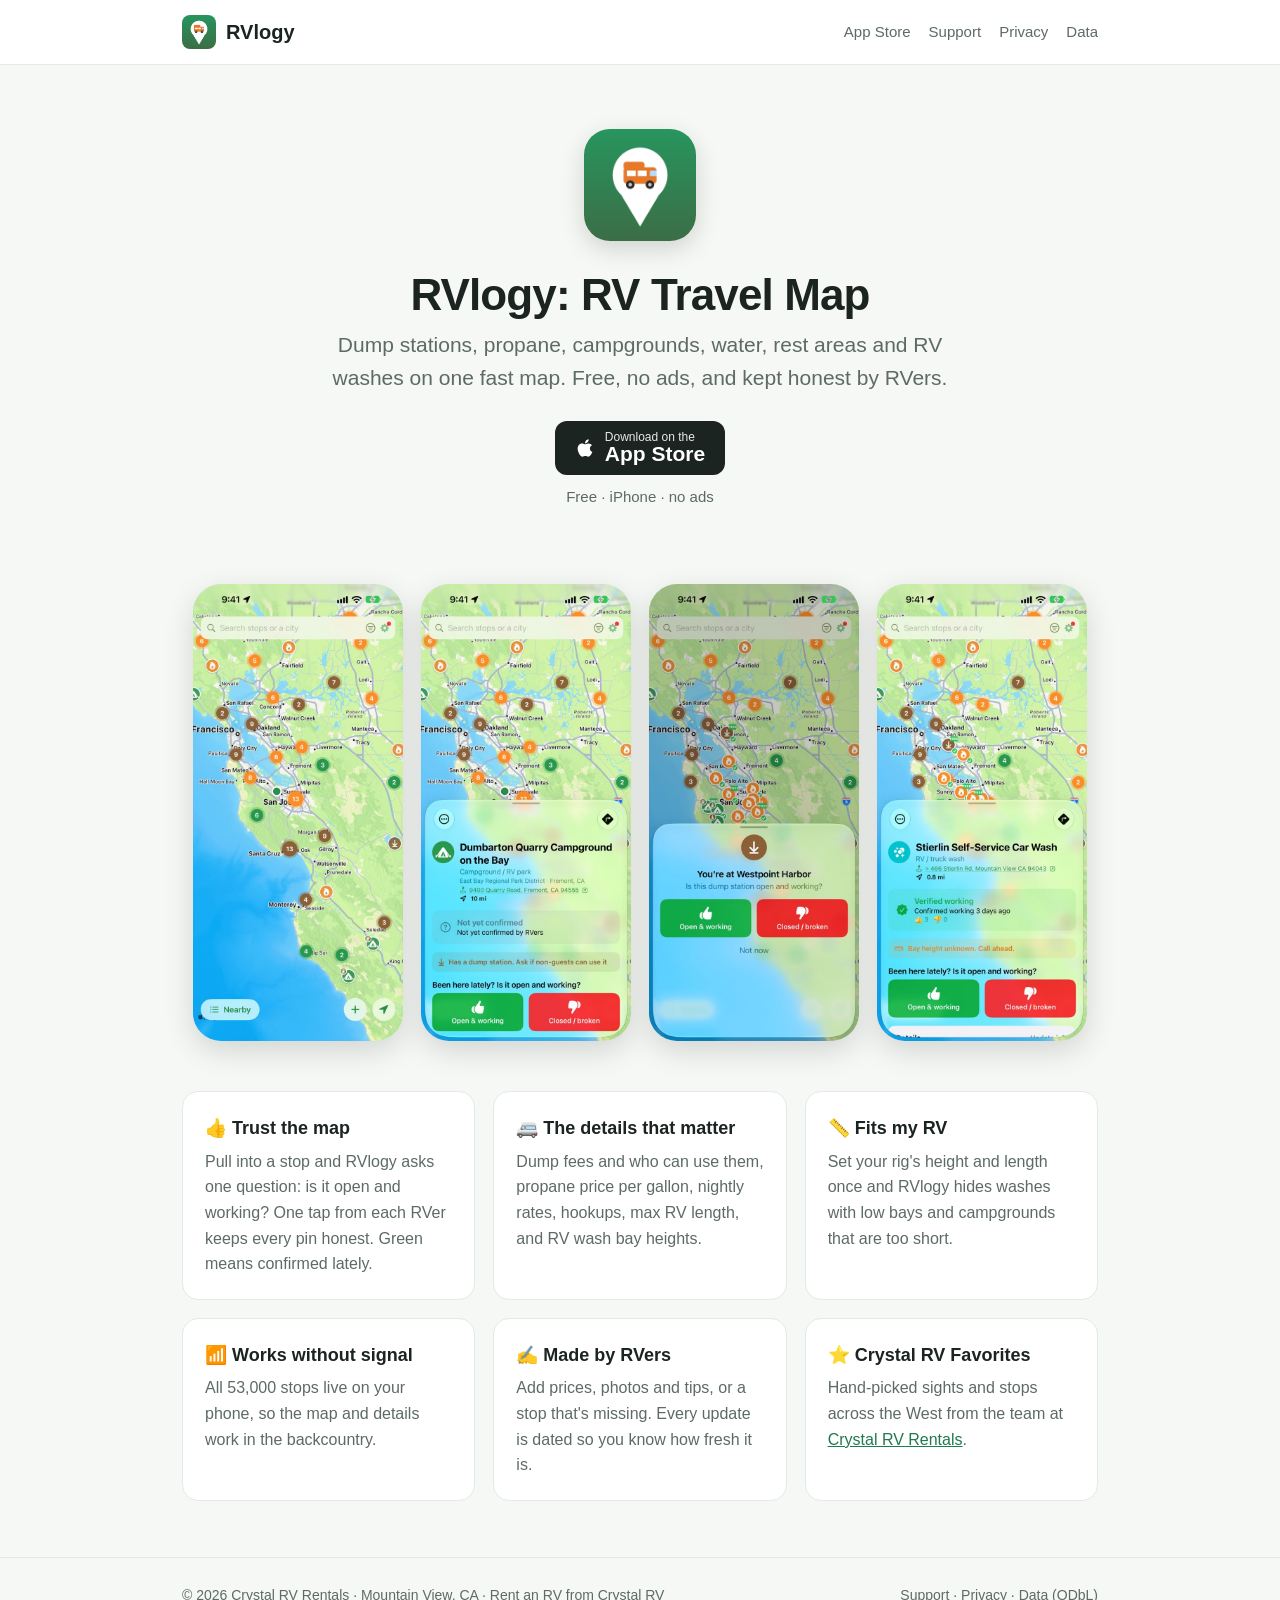
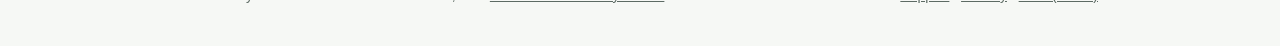
<file: index.html>
<!doctype html><html lang="en"><head><meta charset="utf-8"><meta name="viewport" content="width=device-width,initial-scale=1">
<title>RVlogy · RV travel map for dump stations, propane & campgrounds</title><meta name="description" content="Free RV map with 53,000 dump stations, propane fills, campgrounds, water, rest areas and RV washes, kept honest by RVers.">
<meta name="apple-itunes-app" content="app-id=6836141875">
<link rel="icon" href="/favicon.png"><link rel="apple-touch-icon" href="/apple-touch-icon.png"><link rel="stylesheet" href="/style.css">
<script type="application/ld+json">{"@context":"https://schema.org","@type":"MobileApplication","name":"RVlogy: RV Travel Map","operatingSystem":"iOS","applicationCategory":"TravelApplication","offers":{"@type":"Offer","price":"0","priceCurrency":"USD"},"url":"https://rvlogy.com/","downloadUrl":"https://apps.apple.com/us/app/rvlogy-rv-travel-map/id6836141875","author":{"@type":"Organization","name":"Crystal RV Rentals","url":"https://crystalrv.com"}}</script>
</head><body>
<header class="top"><div class="wrap"><a class="brand" href="/"><img src="/img/icon.png" alt="">RVlogy</a>
<nav><a href="https://apps.apple.com/us/app/rvlogy-rv-travel-map/id6836141875">App Store</a><a href="/support/">Support</a><a href="/privacy/">Privacy</a><a href="/data/">Data</a></nav></div></header>
<main><section class="hero"><div class="wrap">
<img class="icon" src="/img/icon.png" alt="RVlogy app icon">
<h1>RVlogy: RV Travel Map</h1>
<p class="sub">Dump stations, propane, campgrounds, water, rest areas and RV washes on one fast map. Free, no ads, and kept honest by RVers.</p>
<a class="badge appstore" href="https://apps.apple.com/us/app/rvlogy-rv-travel-map/id6836141875"><svg aria-hidden="true" viewBox="0 0 384 512" width="20" height="20"><path fill="currentColor" d="M318.7 268.7c-.2-36.7 16.4-64.4 50-84.8-18.8-26.9-47.2-41.7-84.7-44.6-35.5-2.8-74.3 20.7-88.5 20.7-15 0-49.4-19.7-76.4-19.7C63.3 141.2 4 184.8 4 273.5q0 39.3 14.4 81.2c12.8 36.7 59 126.7 107.2 125.2 25.2-.6 43-17.9 75.8-17.9 31.8 0 48.3 17.9 76.4 17.9 48.6-.7 90.4-82.5 102.6-119.3-65.2-30.7-61.7-90-61.7-91.9zm-56.6-164.2c27.3-32.4 24.8-61.9 24-72.5-24.1 1.4-52 16.4-67.9 34.9-17.5 19.8-27.8 44.3-25.6 71.9 26.1 2 49.9-11.4 69.5-34.3z"/></svg><span><small>Download on the</small>App Store</span></a><p class="free">Free · iPhone · no ads</p>
</div></section>
<div class="wrap"><div class="shots">
<img src="/img/1-map.jpg" alt="Map of RV stops around the San Francisco Bay Area" loading="lazy">
<img src="/img/2-detail.jpg" alt="Campground details with thumbs up and down buttons" loading="lazy">
<img src="/img/3-arrival.jpg" alt="Arrival question: is this dump station open and working?" loading="lazy">
<img src="/img/6-wash.jpg" alt="RV wash that fits your RV's height" loading="lazy">
</div>
<div class="features">
<div class="card"><h3>👍 Trust the map</h3><p>Pull into a stop and RVlogy asks one question: is it open and working? One tap from each RVer keeps every pin honest. Green means confirmed lately.</p></div>
<div class="card"><h3>🚐 The details that matter</h3><p>Dump fees and who can use them, propane price per gallon, nightly rates, hookups, max RV length, and RV wash bay heights.</p></div>
<div class="card"><h3>📏 Fits my RV</h3><p>Set your rig's height and length once and RVlogy hides washes with low bays and campgrounds that are too short.</p></div>
<div class="card"><h3>📶 Works without signal</h3><p>All 53,000 stops live on your phone, so the map and details work in the backcountry.</p></div>
<div class="card"><h3>✍️ Made by RVers</h3><p>Add prices, photos and tips, or a stop that's missing. Every update is dated so you know how fresh it is.</p></div>
<div class="card"><h3>⭐ Crystal RV Favorites</h3><p>Hand-picked sights and stops across the West from the team at <a href="https://crystalrv.com">Crystal RV Rentals</a>.</p></div>
</div></div></main>
<footer><div class="wrap"><span>© 2026 Crystal RV Rentals · Mountain View, CA · <a href="https://crystalrv.com">Rent an RV from Crystal RV</a></span>
<span><a href="/support/">Support</a> · <a href="/privacy/">Privacy</a> · <a href="/data/">Data (ODbL)</a></span></div></footer>
</body></html>
</file>
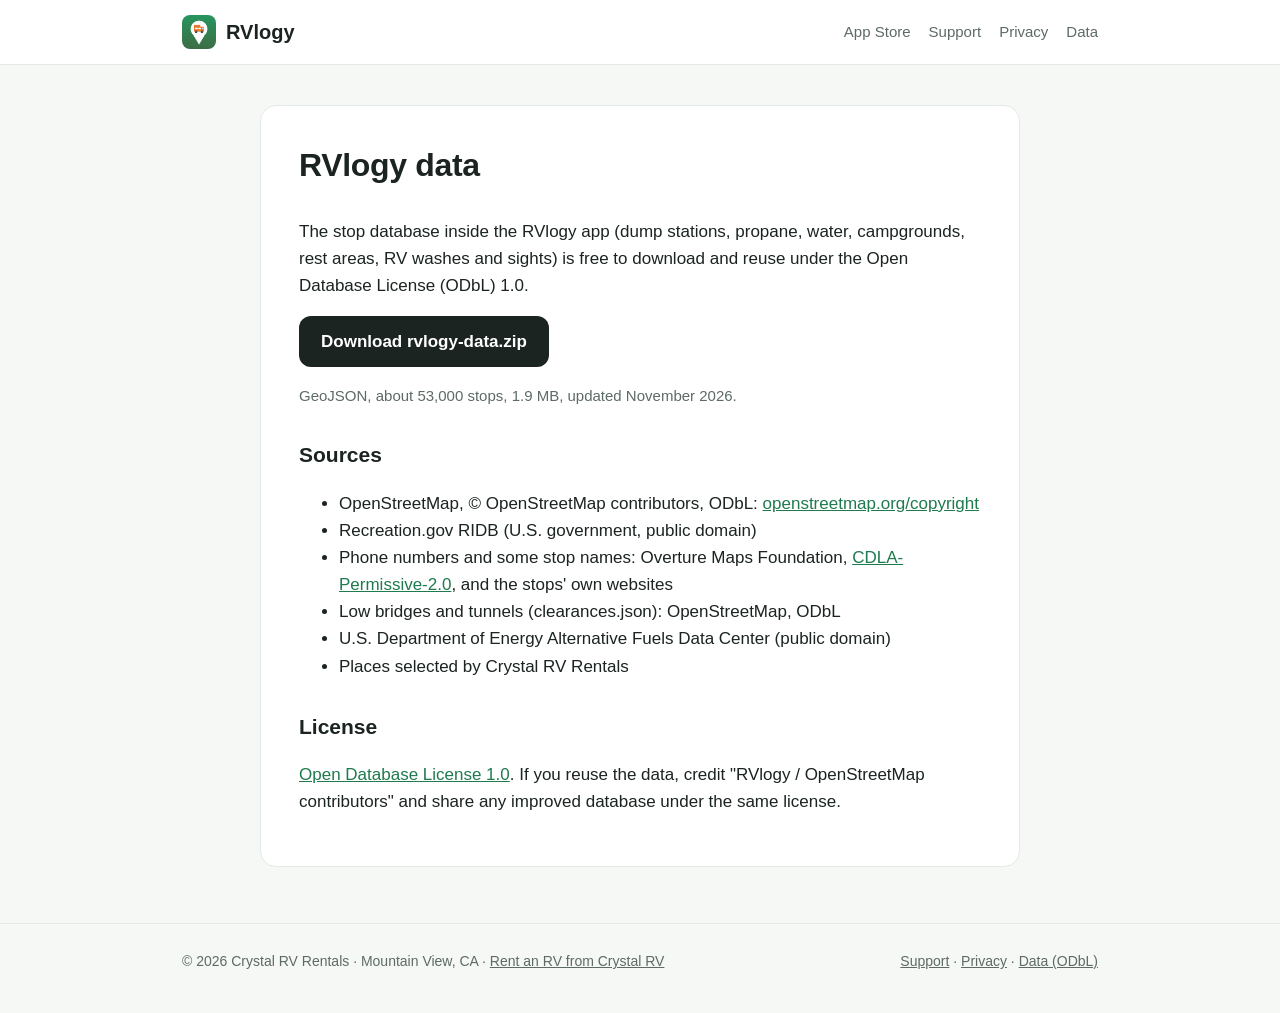
<file: data/index.html>
<!doctype html><html lang="en"><head><meta charset="utf-8"><meta name="viewport" content="width=device-width,initial-scale=1">
<title>RVlogy open data (ODbL)</title><meta name="description" content="Download the RVlogy stop database: about 53,000 RV stops under the Open Database License.">
<meta name="apple-itunes-app" content="app-id=6836141875">
<link rel="icon" href="/favicon.png"><link rel="apple-touch-icon" href="/apple-touch-icon.png"><link rel="stylesheet" href="/style.css">
</head><body>
<header class="top"><div class="wrap"><a class="brand" href="/"><img src="/img/icon.png" alt="">RVlogy</a>
<nav><a href="https://apps.apple.com/us/app/rvlogy-rv-travel-map/id6836141875">App Store</a><a href="/support/">Support</a><a href="/privacy/">Privacy</a><a href="/data/">Data</a></nav></div></header>
<main class="wrap"><article class="doc">
<h1>RVlogy data</h1>
<p>The stop database inside the RVlogy app (dump stations, propane, water, campgrounds, rest areas, RV washes and sights) is free to download and reuse under the Open Database License (ODbL) 1.0.</p>
<p><a class="badge" href="/data/rvlogy-data.zip">Download rvlogy-data.zip</a></p>
<p class="meta">GeoJSON, about 53,000 stops, 1.9 MB, updated November 2026.</p>
<h2>Sources</h2>
<ul><li>OpenStreetMap, © OpenStreetMap contributors, ODbL: <a href="https://www.openstreetmap.org/copyright">openstreetmap.org/copyright</a></li>
<li>Recreation.gov RIDB (U.S. government, public domain)</li>
<li>Phone numbers and some stop names: Overture Maps Foundation, <a href="https://cdla.dev/permissive-2-0/">CDLA-Permissive-2.0</a>, and the stops' own websites</li>
<li>Low bridges and tunnels (clearances.json): OpenStreetMap, ODbL</li>
<li>U.S. Department of Energy Alternative Fuels Data Center (public domain)</li>
<li>Places selected by Crystal RV Rentals</li></ul>
<h2>License</h2>
<p><a href="https://opendatacommons.org/licenses/odbl/1-0/">Open Database License 1.0</a>. If you reuse the data, credit "RVlogy / OpenStreetMap contributors" and share any improved database under the same license.</p>
</article></main>
<footer><div class="wrap"><span>© 2026 Crystal RV Rentals · Mountain View, CA · <a href="https://crystalrv.com">Rent an RV from Crystal RV</a></span>
<span><a href="/support/">Support</a> · <a href="/privacy/">Privacy</a> · <a href="/data/">Data (ODbL)</a></span></div></footer>
</body></html>
</file>
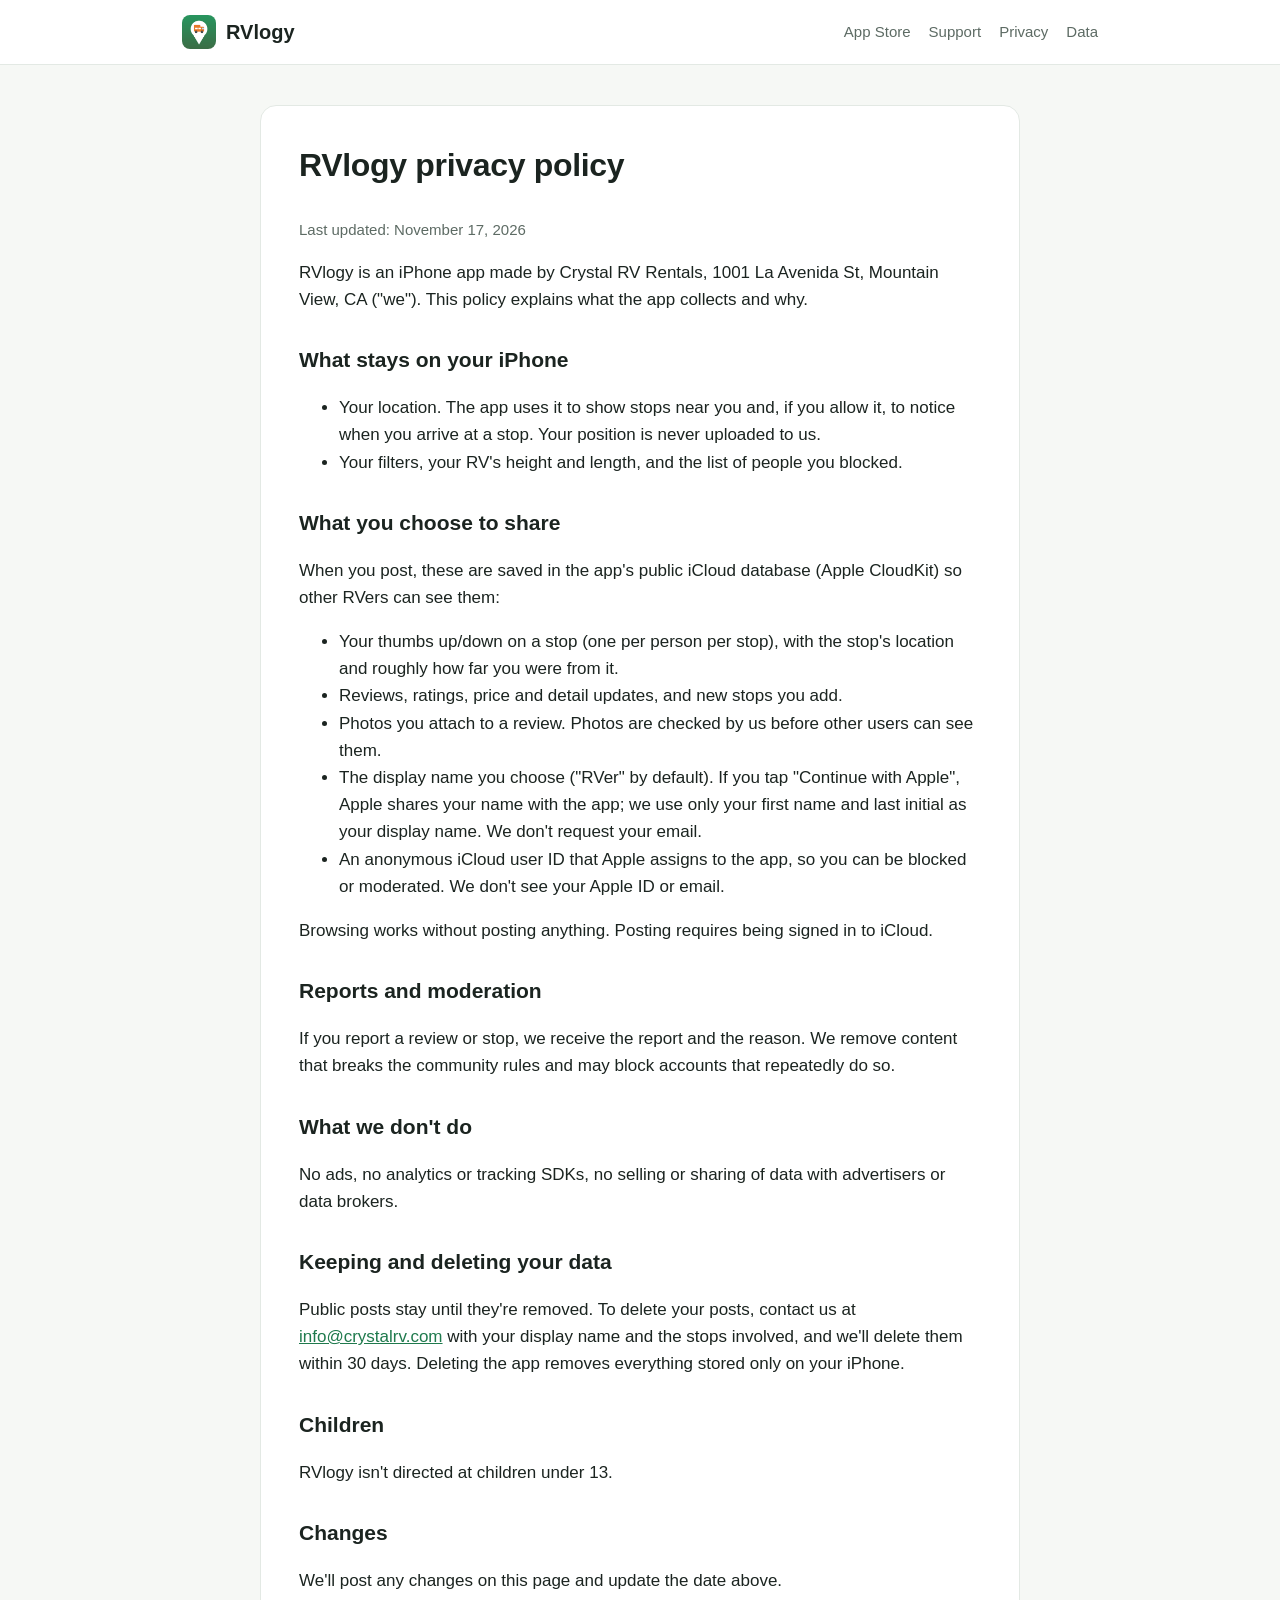
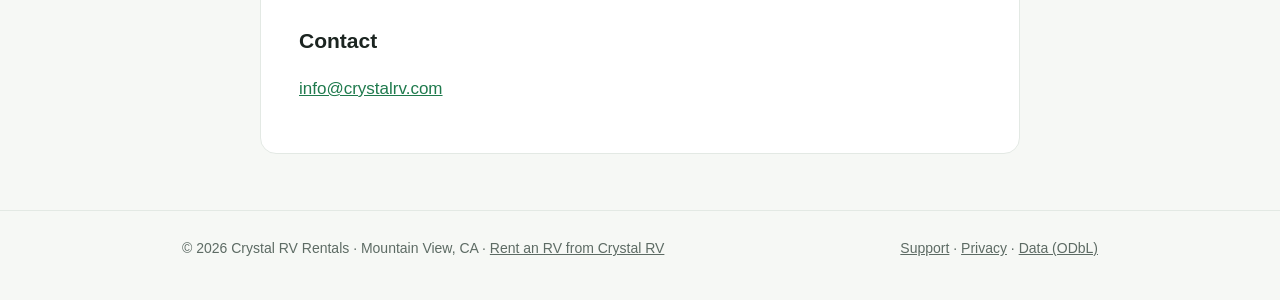
<file: privacy/index.html>
<!doctype html><html lang="en"><head><meta charset="utf-8"><meta name="viewport" content="width=device-width,initial-scale=1">
<title>RVlogy privacy policy</title><meta name="description" content="What the RVlogy app collects, why, and how to delete it.">
<meta name="apple-itunes-app" content="app-id=6836141875">
<link rel="icon" href="/favicon.png"><link rel="apple-touch-icon" href="/apple-touch-icon.png"><link rel="stylesheet" href="/style.css">
</head><body>
<header class="top"><div class="wrap"><a class="brand" href="/"><img src="/img/icon.png" alt="">RVlogy</a>
<nav><a href="https://apps.apple.com/us/app/rvlogy-rv-travel-map/id6836141875">App Store</a><a href="/support/">Support</a><a href="/privacy/">Privacy</a><a href="/data/">Data</a></nav></div></header>
<main class="wrap"><article class="doc">
<h1>RVlogy privacy policy</h1>
<p class="meta">Last updated: November 17, 2026</p>
<p>RVlogy is an iPhone app made by Crystal RV Rentals, 1001 La Avenida St, Mountain View, CA ("we"). This policy explains what the app collects and why.</p>
<h2>What stays on your iPhone</h2>
<ul><li>Your location. The app uses it to show stops near you and, if you allow it, to notice when you arrive at a stop. Your position is never uploaded to us.</li>
<li>Your filters, your RV's height and length, and the list of people you blocked.</li></ul>
<h2>What you choose to share</h2>
<p>When you post, these are saved in the app's public iCloud database (Apple CloudKit) so other RVers can see them:</p>
<ul><li>Your thumbs up/down on a stop (one per person per stop), with the stop's location and roughly how far you were from it.</li>
<li>Reviews, ratings, price and detail updates, and new stops you add.</li>
<li>Photos you attach to a review. Photos are checked by us before other users can see them.</li>
<li>The display name you choose ("RVer" by default). If you tap "Continue with Apple", Apple shares your name with the app; we use only your first name and last initial as your display name. We don't request your email.</li>
<li>An anonymous iCloud user ID that Apple assigns to the app, so you can be blocked or moderated. We don't see your Apple ID or email.</li></ul>
<p>Browsing works without posting anything. Posting requires being signed in to iCloud.</p>
<h2>Reports and moderation</h2>
<p>If you report a review or stop, we receive the report and the reason. We remove content that breaks the community rules and may block accounts that repeatedly do so.</p>
<h2>What we don't do</h2>
<p>No ads, no analytics or tracking SDKs, no selling or sharing of data with advertisers or data brokers.</p>
<h2>Keeping and deleting your data</h2>
<p>Public posts stay until they're removed. To delete your posts, contact us at <a href="mailto:info@crystalrv.com?subject=RVlogy">info@crystalrv.com</a> with your display name and the stops involved, and we'll delete them within 30 days. Deleting the app removes everything stored only on your iPhone.</p>
<h2>Children</h2><p>RVlogy isn't directed at children under 13.</p>
<h2>Changes</h2><p>We'll post any changes on this page and update the date above.</p>
<h2>Contact</h2><p><a href="mailto:info@crystalrv.com?subject=RVlogy">info@crystalrv.com</a></p>
</article></main>
<footer><div class="wrap"><span>© 2026 Crystal RV Rentals · Mountain View, CA · <a href="https://crystalrv.com">Rent an RV from Crystal RV</a></span>
<span><a href="/support/">Support</a> · <a href="/privacy/">Privacy</a> · <a href="/data/">Data (ODbL)</a></span></div></footer>
</body></html>
</file>
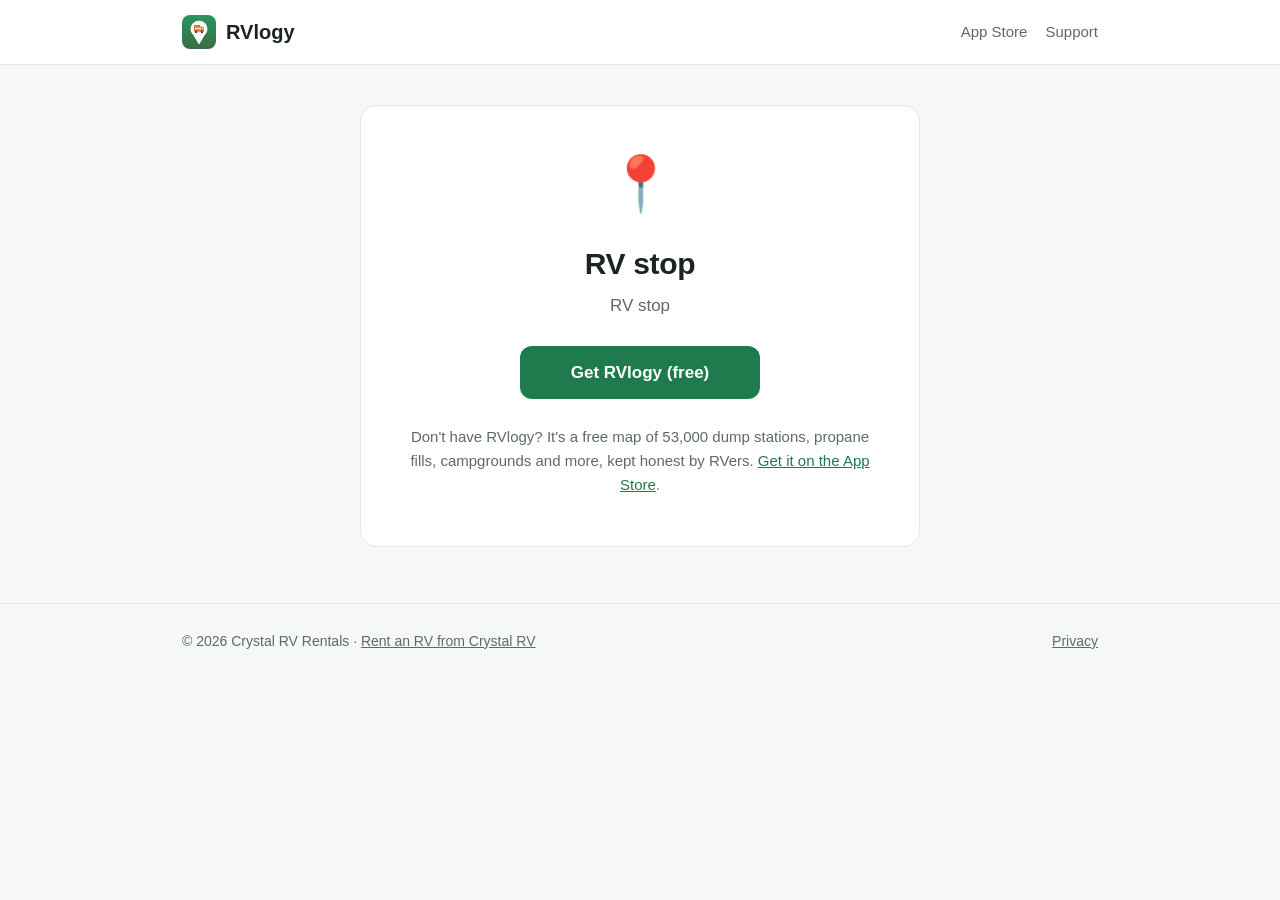
<file: s/index.html>
<!doctype html><html lang="en"><head><meta charset="utf-8"><meta name="viewport" content="width=device-width,initial-scale=1">
<title>RV stop on RVlogy</title><meta name="description" content="An RV stop shared from RVlogy: dump stations, propane, campgrounds and more.">
<meta name="apple-itunes-app" content="app-id=6836141875">
<meta name="robots" content="noindex">
<link rel="icon" href="/favicon.png"><link rel="apple-touch-icon" href="/apple-touch-icon.png"><link rel="stylesheet" href="/style.css">
<style>.stop{max-width:560px;margin:40px auto 56px;text-align:center}.stop .kind{color:var(--muted);margin:0 0 18px}
.stop h1{font-size:30px;margin:14px 0 4px}.btns{display:flex;flex-direction:column;gap:12px;align-items:center;margin:26px 0}
.btn{display:inline-block;min-width:240px;padding:13px 22px;border-radius:12px;font-weight:600;text-decoration:none;background:var(--green);color:#fff}
.btn.alt{background:#fff;color:var(--ink);border:1px solid var(--line)}.hint{color:var(--muted);font-size:15px}</style>
</head><body>
<header class="top"><div class="wrap"><a class="brand" href="/"><img src="/img/icon.png" alt="">RVlogy</a>
<nav><a href="https://apps.apple.com/us/app/rvlogy-rv-travel-map/id6836141875">App Store</a><a href="/support/">Support</a></nav></div></header>
<main><div class="wrap"><div class="doc stop">
<div style="font-size:54px" id="icon">📍</div>
<h1 id="name">RV stop</h1><p class="kind" id="kind"></p>
<div class="btns">
<a class="btn" id="open" href="https://apps.apple.com/us/app/rvlogy-rv-travel-map/id6836141875">Get RVlogy (free)</a>
<a class="btn alt" id="maps" href="#">Directions in Apple Maps</a>
<a class="btn alt" id="gmaps" href="#">Google Maps</a>
</div>
<p class="hint">Don't have RVlogy? It's a free map of 53,000 dump stations, propane fills, campgrounds and more, kept honest by RVers. <a href="https://apps.apple.com/us/app/rvlogy-rv-travel-map/id6836141875">Get it on the App Store</a>.</p>
</div></div></main>
<footer><div class="wrap"><span>© 2026 Crystal RV Rentals · <a href="https://crystalrv.com">Rent an RV from Crystal RV</a></span><span><a href="/privacy/">Privacy</a></span></div></footer>
<script>
(function(){
  var q=new URLSearchParams(location.search), n=q.get("n")||"RV stop", k=q.get("k")||"", y=parseFloat(q.get("y")), x=parseFloat(q.get("x"));
  var kinds={d:["Dump station","🚽"],p:["Propane","🔥"],c:["Campground / RV park","🏕️"],w:["Fresh water","💧"],r:["Rest area","🅿️"],v:["RV / truck wash","🫧"],a:["Sight","🔭"]};
  var kk=kinds[k]||["RV stop","📍"];
  document.getElementById("name").textContent=n; document.getElementById("kind").textContent=kk[0];
  document.getElementById("icon").textContent=kk[1]; document.title=n+" · RVlogy";
  if(!isNaN(y)&&!isNaN(x)){
    document.getElementById("maps").href="https://maps.apple.com/?daddr="+y+","+x+"&q="+encodeURIComponent(n);
    document.getElementById("gmaps").href="https://www.google.com/maps/dir/?api=1&destination="+y+","+x;
  } else { document.getElementById("maps").style.display="none"; document.getElementById("gmaps").style.display="none"; }
  var m=document.querySelector('meta[name="apple-itunes-app"]'); m.content="app-id=6836141875, app-argument="+location.href;
})();
</script>
</body></html>
</file>
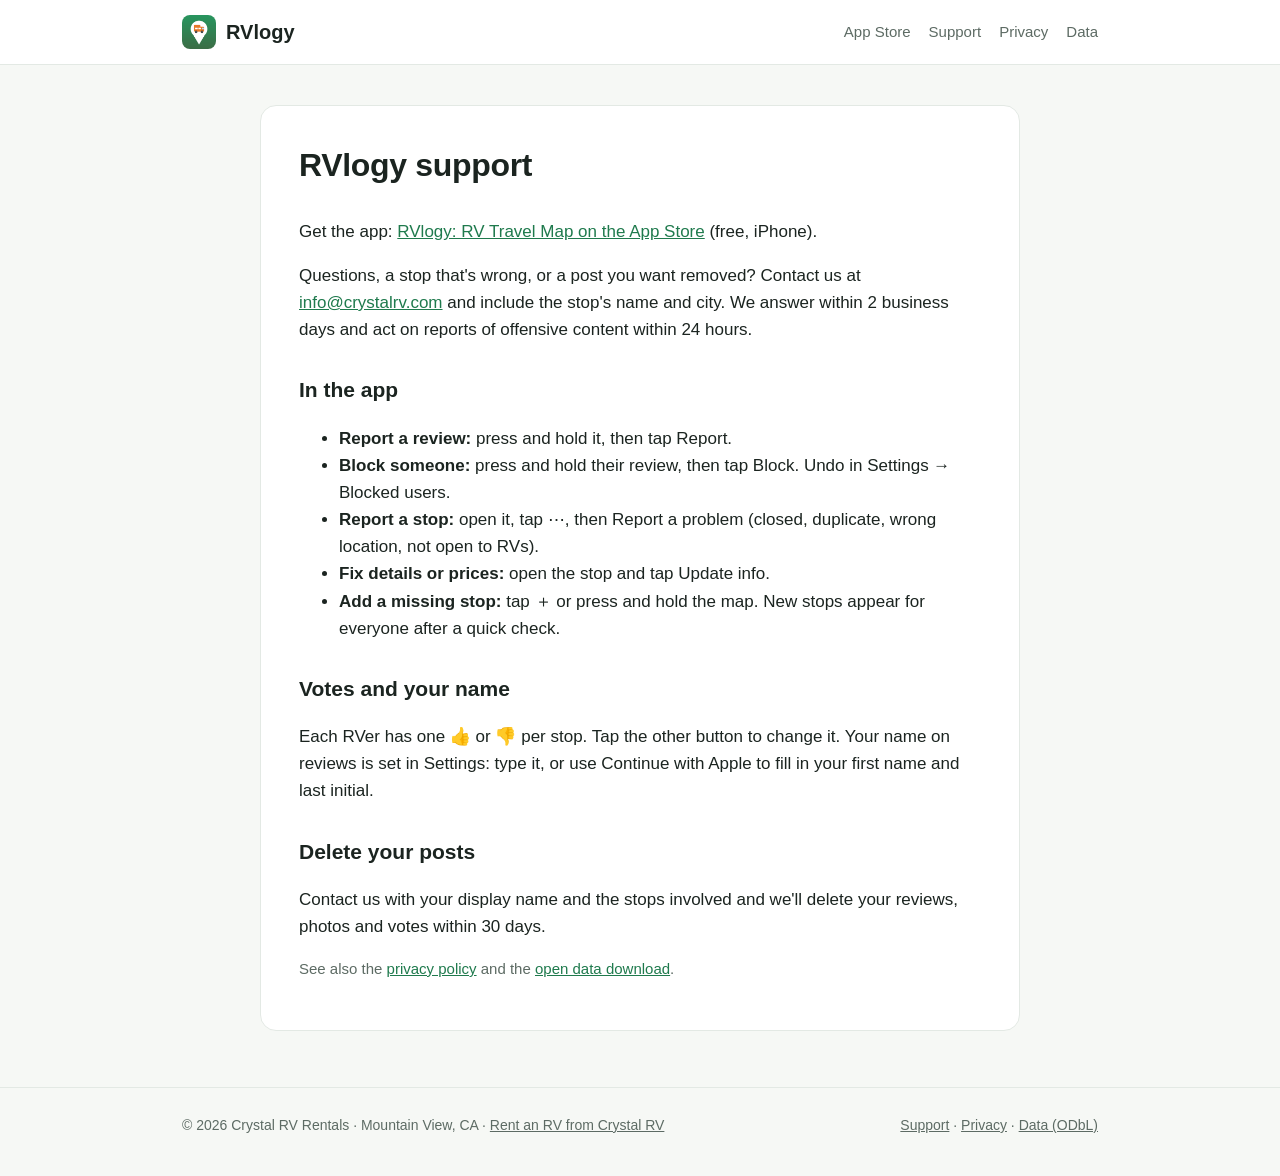
<file: support/index.html>
<!doctype html><html lang="en"><head><meta charset="utf-8"><meta name="viewport" content="width=device-width,initial-scale=1">
<title>RVlogy support</title><meta name="description" content="Get help with the RVlogy app, report a stop or a post, or ask to delete your posts.">
<meta name="apple-itunes-app" content="app-id=6836141875">
<link rel="icon" href="/favicon.png"><link rel="apple-touch-icon" href="/apple-touch-icon.png"><link rel="stylesheet" href="/style.css">
</head><body>
<header class="top"><div class="wrap"><a class="brand" href="/"><img src="/img/icon.png" alt="">RVlogy</a>
<nav><a href="https://apps.apple.com/us/app/rvlogy-rv-travel-map/id6836141875">App Store</a><a href="/support/">Support</a><a href="/privacy/">Privacy</a><a href="/data/">Data</a></nav></div></header>
<main class="wrap"><article class="doc">
<h1>RVlogy support</h1>
<p>Get the app: <a href="https://apps.apple.com/us/app/rvlogy-rv-travel-map/id6836141875">RVlogy: RV Travel Map on the App Store</a> (free, iPhone).</p>
<p>Questions, a stop that's wrong, or a post you want removed? Contact us at <a href="mailto:info@crystalrv.com?subject=RVlogy">info@crystalrv.com</a> and include the stop's name and city. We answer within 2 business days and act on reports of offensive content within 24 hours.</p>
<h2>In the app</h2>
<ul>
<li><b>Report a review:</b> press and hold it, then tap Report.</li>
<li><b>Block someone:</b> press and hold their review, then tap Block. Undo in Settings → Blocked users.</li>
<li><b>Report a stop:</b> open it, tap ⋯, then Report a problem (closed, duplicate, wrong location, not open to RVs).</li>
<li><b>Fix details or prices:</b> open the stop and tap Update info.</li>
<li><b>Add a missing stop:</b> tap ＋ or press and hold the map. New stops appear for everyone after a quick check.</li>
</ul>
<h2>Votes and your name</h2>
<p>Each RVer has one 👍 or 👎 per stop. Tap the other button to change it. Your name on reviews is set in Settings: type it, or use Continue with Apple to fill in your first name and last initial.</p>
<h2>Delete your posts</h2>
<p>Contact us with your display name and the stops involved and we'll delete your reviews, photos and votes within 30 days.</p>
<p class="meta">See also the <a href="/privacy/">privacy policy</a> and the <a href="/data/">open data download</a>.</p>
</article></main>
<footer><div class="wrap"><span>© 2026 Crystal RV Rentals · Mountain View, CA · <a href="https://crystalrv.com">Rent an RV from Crystal RV</a></span>
<span><a href="/support/">Support</a> · <a href="/privacy/">Privacy</a> · <a href="/data/">Data (ODbL)</a></span></div></footer>
</body></html>
</file>
<file: style.css>
:root{--green:#1f7a4d;--green-d:#155c39;--orange:#e8792b;--ink:#1b2420;--muted:#5d6b64;--bg:#f6f8f5;--card:#fff;--line:#e3e9e4}
*{box-sizing:border-box}html{-webkit-text-size-adjust:100%}
body{margin:0;font:17px/1.6 -apple-system,BlinkMacSystemFont,"SF Pro Text","Segoe UI",Roboto,Helvetica,Arial,sans-serif;color:var(--ink);background:var(--bg)}
a{color:var(--green)}a:hover{color:var(--green-d)}
.wrap{max-width:960px;margin:0 auto;padding:0 22px}
header.top{background:#fff;border-bottom:1px solid var(--line)}
header.top .wrap{display:flex;align-items:center;justify-content:space-between;height:64px}
.brand{display:flex;align-items:center;gap:10px;font-weight:700;font-size:20px;color:var(--ink);text-decoration:none}
.brand img{width:34px;height:34px;border-radius:8px}
nav a{margin-left:18px;color:var(--muted);text-decoration:none;font-size:15px}nav a:hover{color:var(--ink)}
.hero{padding:64px 0 40px;text-align:center}
.hero img.icon{width:112px;height:112px;border-radius:26px;box-shadow:0 8px 24px rgba(0,0,0,.15)}
.hero h1{font-size:44px;line-height:1.1;margin:22px 0 8px;letter-spacing:-.02em}
.hero p.sub{font-size:21px;color:var(--muted);margin:0 auto 26px;max-width:620px}
.badge{display:inline-block;background:var(--ink);color:#fff;padding:12px 22px;border-radius:12px;font-weight:600;text-decoration:none}
.badge.soon{background:#cfd8d2;color:var(--ink)}
.shots{display:flex;gap:18px;justify-content:center;flex-wrap:wrap;padding:20px 0 50px}
.shots img{width:210px;border-radius:28px;box-shadow:0 10px 30px rgba(0,0,0,.14);background:#fff}
.features{display:grid;grid-template-columns:repeat(auto-fit,minmax(260px,1fr));gap:18px;padding-bottom:56px}
.card{background:var(--card);border:1px solid var(--line);border-radius:16px;padding:22px}
.card h3{margin:0 0 6px;font-size:18px}.card p{margin:0;color:var(--muted);font-size:16px}
.doc{background:#fff;border:1px solid var(--line);border-radius:16px;padding:34px 38px;margin:40px auto 56px;max-width:760px}
.doc h1{margin-top:0;font-size:32px;letter-spacing:-.01em}.doc h2{font-size:21px;margin-top:30px}
.doc .meta{color:var(--muted);font-size:15px}
footer{border-top:1px solid var(--line);padding:26px 0 40px;color:var(--muted);font-size:14px}
footer a{color:var(--muted)}footer .wrap{display:flex;justify-content:space-between;flex-wrap:wrap;gap:10px}
@media (max-width:600px){.hero h1{font-size:34px}.shots img{width:44%}.doc{padding:24px 20px;margin:24px 0 40px}nav a{margin-left:12px}}
.badge.appstore{display:inline-flex;align-items:center;gap:10px;padding:10px 20px;border-radius:12px}
.badge.appstore span{display:flex;flex-direction:column;text-align:left;font-size:21px;line-height:1.05;font-weight:600}
.badge.appstore small{font-size:12px;font-weight:500;opacity:.9}
.free{color:var(--muted);font-size:15px;margin-top:10px}
</file>
